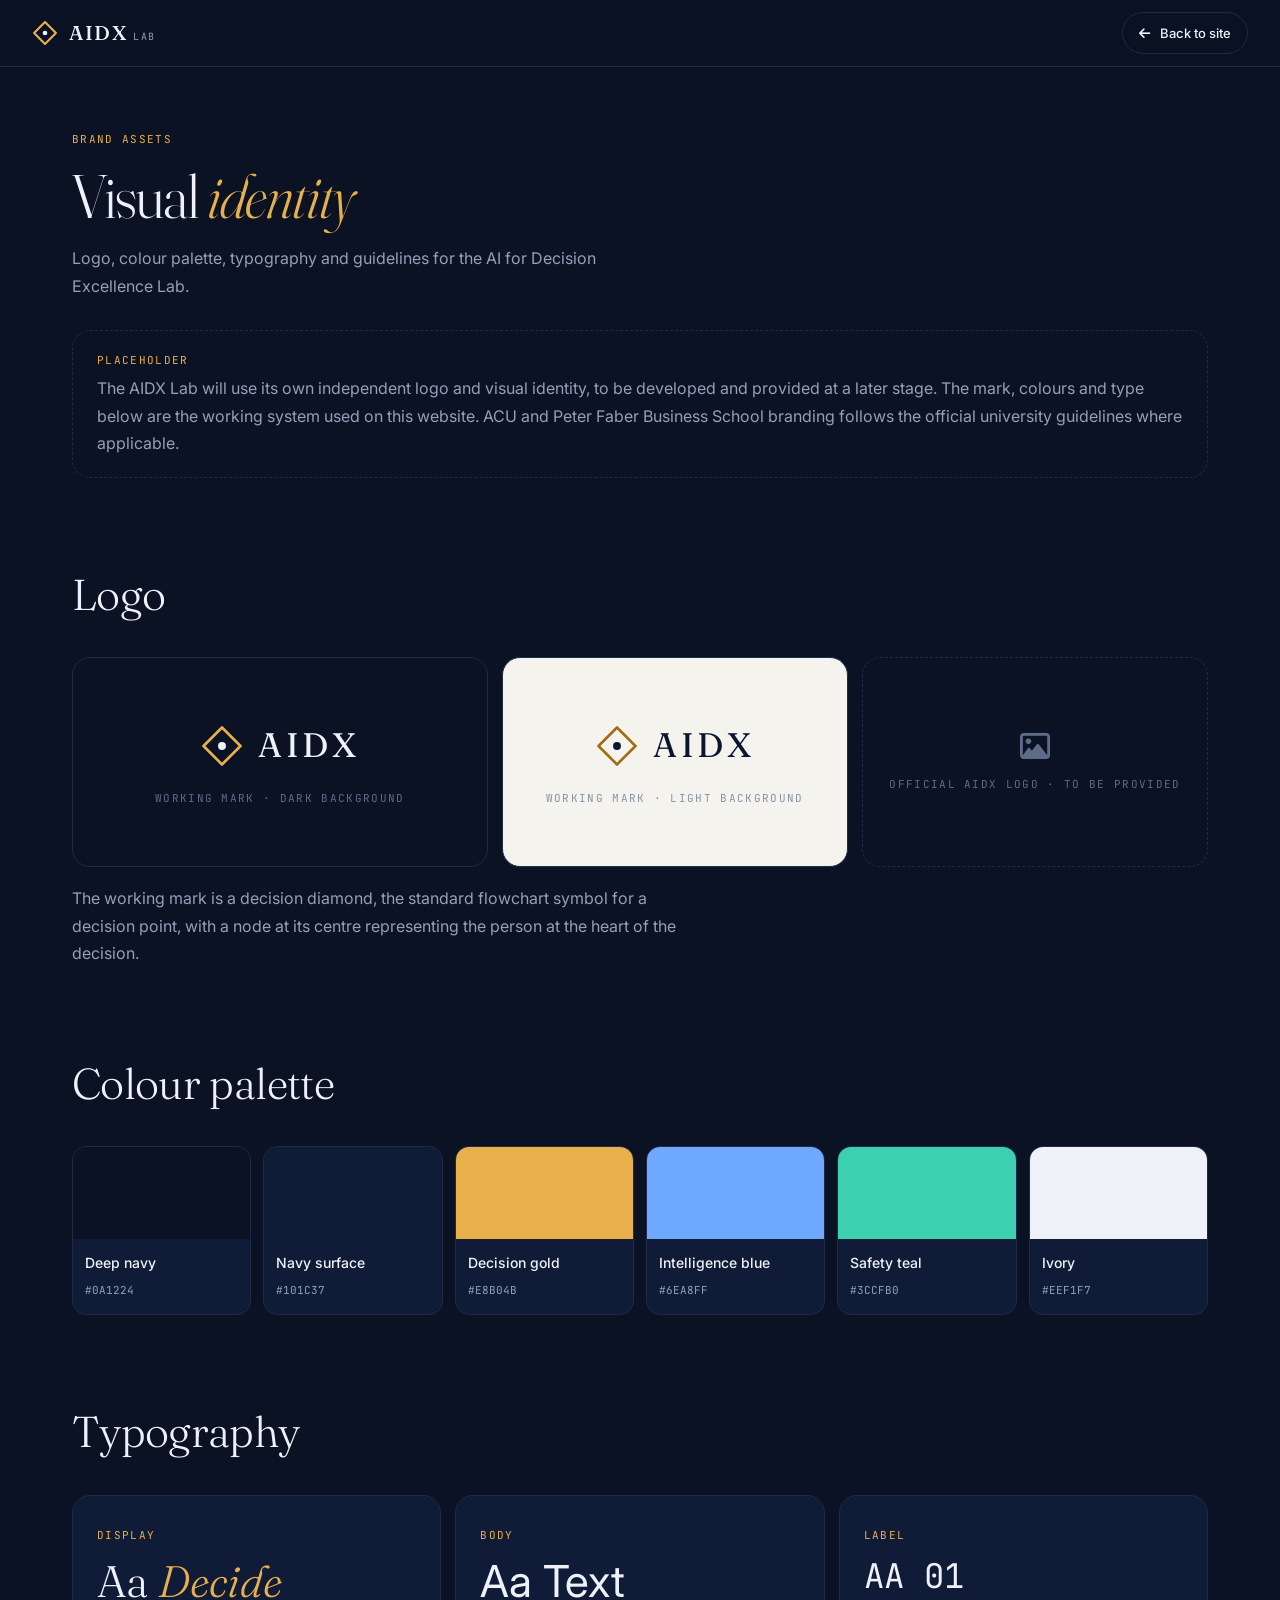
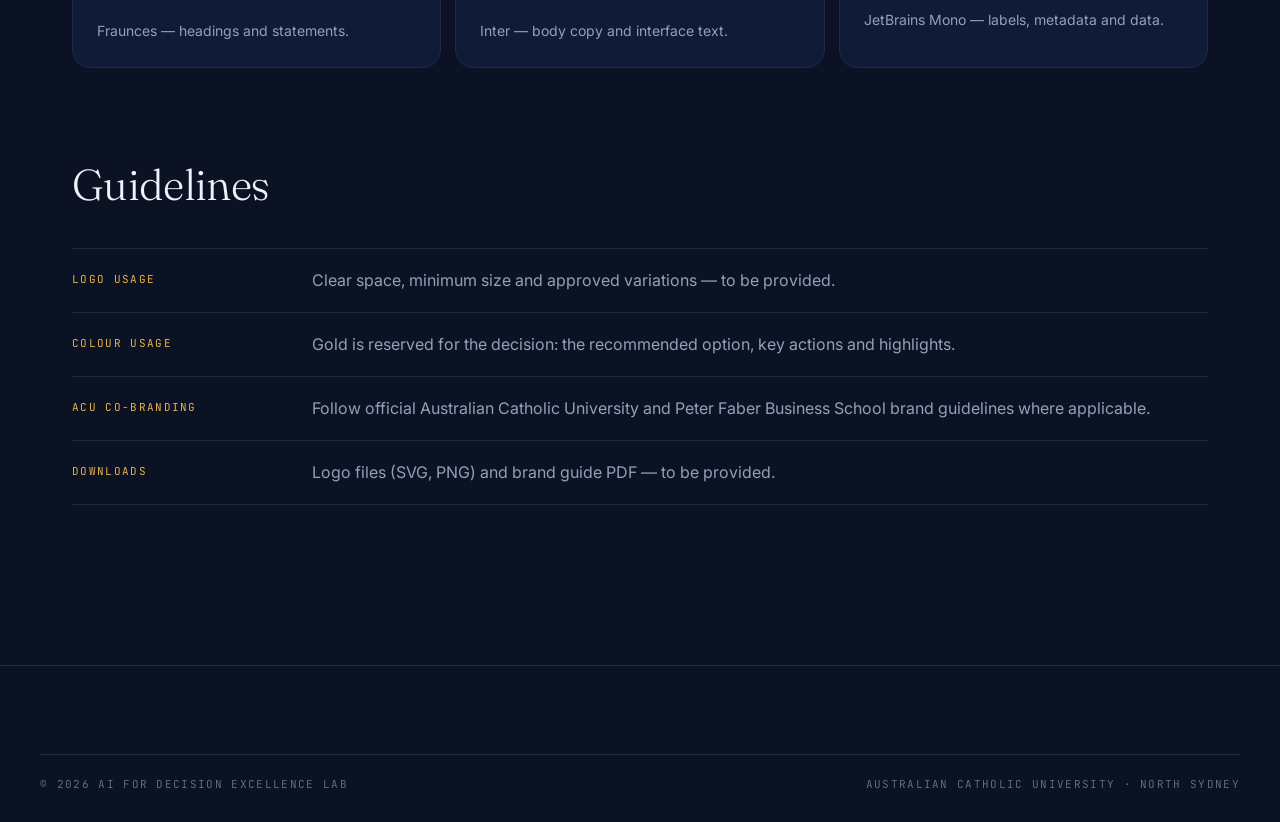
<file: brand.html>
<!DOCTYPE html>
<html lang="en" data-theme="dark">
<head>
<meta charset="UTF-8">
<meta name="viewport" content="width=device-width,initial-scale=1">
<title>Brand Assets — AIDX Lab</title>
<meta name="description" content="Brand assets and visual identity for the AI for Decision Excellence (AIDX) Lab.">
<meta name="theme-color" content="#0A1224">
<link rel="icon" href="images/favicon.png" type="image/png">
<link rel="preconnect" href="https://fonts.googleapis.com">
<link rel="preconnect" href="https://fonts.gstatic.com" crossorigin>
<link href="https://fonts.googleapis.com/css2?family=Fraunces:ital,opsz,wght@0,9..144,300..600;1,9..144,300..600&family=Inter:wght@300;400;500;600&family=JetBrains+Mono:wght@400;500&display=swap" rel="stylesheet">
<link rel="stylesheet" href="https://cdnjs.cloudflare.com/ajax/libs/font-awesome/6.5.1/css/all.min.css">
<link rel="stylesheet" href="style.css">
<style>
  .b-wrap{max-width:var(--max);margin:0 auto;padding:130px 32px 40px}
  .b-note{border:1px dashed var(--rule);border-radius:var(--r);padding:20px 24px;color:var(--dim);margin:30px 0 0}
  .b-note b{color:var(--gold);font-family:'JetBrains Mono',monospace;font-weight:400;font-size:11px;letter-spacing:.12em;text-transform:uppercase;display:block;margin-bottom:6px}
  .b-sec{margin-top:80px}
  .b-sec h2{font-family:'Fraunces',serif;font-weight:300;font-size:clamp(1.9rem,3.4vw,2.7rem);margin:0 0 26px;letter-spacing:-.015em}
  .logo-row{display:grid;grid-template-columns:1.2fr 1fr 1fr;gap:14px}
  .logo-box{border:1px solid var(--rule);border-radius:var(--r);min-height:210px;display:flex;flex-direction:column;align-items:center;justify-content:center;gap:14px;padding:20px;text-align:center}
  .logo-box.dash{border-style:dashed}
  .logo-box.light-bg{background:#F5F3EE;color:#0B1530}
  .logo-box.light-bg .mark{stroke:#A26E14}.logo-box.light-bg .mark circle{fill:#0B1530}
  .logo-box .lockup{display:flex;align-items:center;gap:14px;font-family:'Fraunces',serif;font-size:34px;letter-spacing:.1em}
  .logo-box .mono{color:var(--faint)}
  .sw-grid{display:grid;grid-template-columns:repeat(6,1fr);gap:12px}
  .sw{border:1px solid var(--rule);border-radius:14px;overflow:hidden;background:var(--card)}
  .sw i{display:block;height:92px}
  .sw div{padding:12px}
  .sw b{display:block;font-weight:500;font-size:14px}
  .sw span{font-family:'JetBrains Mono',monospace;font-size:11px;color:var(--dim)}
  .type-grid{display:grid;grid-template-columns:repeat(3,1fr);gap:14px}
  .type{border:1px solid var(--rule);border-radius:var(--r);padding:24px;background:var(--card)}
  .type .sample{font-size:44px;line-height:1.1;margin:10px 0 14px}
  .type p{color:var(--dim);margin:0;font-size:14px}
  .guide{list-style:none;padding:0;margin:0;border-top:1px solid var(--rule)}
  .guide li{display:grid;grid-template-columns:220px 1fr;gap:20px;padding:18px 0;border-bottom:1px solid var(--rule)}
  .guide .mono{color:var(--gold);padding-top:3px}
  .guide p{margin:0;color:var(--dim)}
  @media(max-width:860px){.logo-row,.type-grid{grid-template-columns:1fr}.sw-grid{grid-template-columns:repeat(3,1fr)}.guide li{grid-template-columns:1fr;gap:6px}}
</style>
</head>
<body class="ready">
<nav class="nav stuck" aria-label="Main">
  <a href="index.html" class="brand" aria-label="AIDX Lab home">
    <svg class="mark" viewBox="0 0 100 100" aria-hidden="true"><path d="M50 8 L92 50 L50 92 L8 50 Z"/><circle cx="50" cy="50" r="9"/></svg>
    <span class="brand-t"><b>AIDX</b><small>Lab</small></span>
  </a>
  <div class="nav-r"><a href="index.html" class="btn btn-line" style="padding:9px 16px;font-size:13px"><i class="fa-solid fa-arrow-left" aria-hidden="true"></i> Back to site</a></div>
</nav>

<main class="b-wrap">
  <p class="mono idx">Brand assets</p>
  <h1 class="h2">Visual <em>identity</em></h1>
  <p class="intro-p">Logo, colour palette, typography and guidelines for the AI for Decision Excellence Lab.</p>
  <div class="b-note"><b>Placeholder</b>The AIDX Lab will use its own independent logo and visual identity, to be developed and provided at a later stage. The mark, colours and type below are the working system used on this website. ACU and Peter Faber Business School branding follows the official university guidelines where applicable.</div>

  <section class="b-sec">
    <h2>Logo</h2>
    <div class="logo-row">
      <div class="logo-box">
        <div class="lockup"><svg class="mark lg" viewBox="0 0 100 100" aria-hidden="true"><path d="M50 8 L92 50 L50 92 L8 50 Z"/><circle cx="50" cy="50" r="9"/></svg>AIDX</div>
        <span class="mono">Working mark · dark background</span>
      </div>
      <div class="logo-box light-bg">
        <div class="lockup"><svg class="mark lg" viewBox="0 0 100 100" aria-hidden="true"><path d="M50 8 L92 50 L50 92 L8 50 Z"/><circle cx="50" cy="50" r="9"/></svg>AIDX</div>
        <span class="mono" style="color:#8993A6">Working mark · light background</span>
      </div>
      <div class="logo-box dash">
        <i class="fa-regular fa-image" style="font-size:30px;color:var(--faint)" aria-hidden="true"></i>
        <span class="mono">Official AIDX logo · to be provided</span>
      </div>
    </div>
    <p class="body" style="margin-top:18px">The working mark is a decision diamond, the standard flowchart symbol for a decision point, with a node at its centre representing the person at the heart of the decision.</p>
  </section>

  <section class="b-sec">
    <h2>Colour palette</h2>
    <div class="sw-grid">
      <div class="sw"><i style="background:#0A1224"></i><div><b>Deep navy</b><span>#0A1224</span></div></div>
      <div class="sw"><i style="background:#101C37"></i><div><b>Navy surface</b><span>#101C37</span></div></div>
      <div class="sw"><i style="background:#E8B04B"></i><div><b>Decision gold</b><span>#E8B04B</span></div></div>
      <div class="sw"><i style="background:#6EA8FF"></i><div><b>Intelligence blue</b><span>#6EA8FF</span></div></div>
      <div class="sw"><i style="background:#3CCFB0"></i><div><b>Safety teal</b><span>#3CCFB0</span></div></div>
      <div class="sw"><i style="background:#EEF1F7"></i><div><b>Ivory</b><span>#EEF1F7</span></div></div>
    </div>
  </section>

  <section class="b-sec">
    <h2>Typography</h2>
    <div class="type-grid">
      <div class="type"><span class="mono" style="color:var(--gold)">Display</span><div class="sample" style="font-family:'Fraunces',serif;font-weight:300">Aa <em>Decide</em></div><p>Fraunces — headings and statements.</p></div>
      <div class="type"><span class="mono" style="color:var(--gold)">Body</span><div class="sample" style="font-family:'Inter',sans-serif">Aa Text</div><p>Inter — body copy and interface text.</p></div>
      <div class="type"><span class="mono" style="color:var(--gold)">Label</span><div class="sample" style="font-family:'JetBrains Mono',monospace;font-size:34px">AA 01</div><p>JetBrains Mono — labels, metadata and data.</p></div>
    </div>
  </section>

  <section class="b-sec">
    <h2>Guidelines</h2>
    <ul class="guide">
      <li><span class="mono">Logo usage</span><p>Clear space, minimum size and approved variations — to be provided.</p></li>
      <li><span class="mono">Colour usage</span><p>Gold is reserved for the decision: the recommended option, key actions and highlights.</p></li>
      <li><span class="mono">ACU co-branding</span><p>Follow official Australian Catholic University and Peter Faber Business School brand guidelines where applicable.</p></li>
      <li><span class="mono">Downloads</span><p>Logo files (SVG, PNG) and brand guide PDF — to be provided.</p></li>
    </ul>
  </section>
</main>

<footer class="foot">
  <div class="foot-bot mono"><span>© 2026 AI for Decision Excellence Lab</span><span>Australian Catholic University · North Sydney</span></div>
</footer>
<script>
  (function(){try{if(localStorage.getItem('aidx-theme')==='light'){document.documentElement.setAttribute('data-theme','light');}}catch(e){}})();
</script>
</body>
</html>
</file>
<file: style.css>
/* =========================================================
   AIDX Lab — AI for Decision Excellence
   Palette: deep navy (intelligence) · gold (excellence / the decision)
            sky (AI) · teal (safety) · violet (cost)
   ========================================================= */
:root{
  --bg:#0A1224; --bg2:#0E1830; --card:#101C37; --card2:#13213F;
  --fg:#EEF1F7; --dim:#93A0B8; --faint:#5E6C88; --rule:#1E2A47;
  --gold:#E8B04B; --gold-2:#F5CD7E; --sky:#6EA8FF; --teal:#3CCFB0; --violet:#A98BFF;
  --gold-ink:#0A1224;
  --max:1200px; --r:18px;
  --shadow:0 30px 60px -30px rgba(0,0,0,.55), 0 0 0 1px var(--rule);
  color-scheme:dark;
}
[data-theme="light"]{
  --bg:#F5F3EE; --bg2:#ECE9E1; --card:#FFFFFF; --card2:#F8F6F1;
  --fg:#0B1530; --dim:#4F5B73; --faint:#8993A6; --rule:#DCD7CB;
  --gold:#A26E14; --gold-2:#C48A24; --sky:#2456C9; --teal:#0E8A73; --violet:#6A4BD1;
  --gold-ink:#FFFFFF;
  --shadow:0 30px 60px -34px rgba(11,21,48,.28), 0 0 0 1px var(--rule);
  color-scheme:light;
}

*{box-sizing:border-box}
html{scroll-behavior:smooth;scroll-padding-top:84px}
body{margin:0;background:var(--bg);color:var(--fg);font-family:'Inter',system-ui,sans-serif;
  font-weight:400;line-height:1.7;-webkit-font-smoothing:antialiased;overflow-x:hidden;
  transition:background .4s,color .4s}
img,video{max-width:100%;display:block}
a{color:inherit}
button{font-family:inherit}
.mono{font-family:'JetBrains Mono',ui-monospace,monospace;font-size:11px;letter-spacing:.12em;text-transform:uppercase}
.sr,.skip{position:absolute;width:1px;height:1px;overflow:hidden;clip:rect(0,0,0,0);white-space:nowrap}
.skip:focus{width:auto;height:auto;clip:auto;left:14px;top:14px;padding:10px 16px;background:var(--gold);color:var(--gold-ink);z-index:2000;border-radius:8px}
:focus-visible{outline:2px solid var(--gold);outline-offset:3px;border-radius:6px}
::selection{background:var(--gold);color:var(--gold-ink)}
em{font-style:italic;color:var(--gold)}

/* ---------- brand mark ---------- */
.mark{width:26px;height:26px;fill:none;stroke:var(--gold);stroke-width:8;stroke-linejoin:round}
.mark circle{fill:var(--fg);stroke:none}
.mark.sm{width:14px;height:14px;stroke-width:10;margin-right:8px;vertical-align:-2px}
.mark.lg{width:44px;height:44px;stroke-width:6}

/* ---------- intro ---------- */
.intro{position:fixed;inset:0;z-index:3000;background:var(--bg);display:flex;flex-direction:column;
  align-items:center;justify-content:center;gap:18px;transition:opacity .6s ease,visibility .6s}
.intro.done{opacity:0;visibility:hidden}
.intro-mark{width:86px;height:86px}
.im-d{fill:none;stroke:var(--gold);stroke-width:4;stroke-linejoin:round;stroke-dasharray:240;stroke-dashoffset:240;
  animation:draw .9s cubic-bezier(.6,.1,.3,1) forwards}
.im-c{fill:var(--fg);transform-origin:50px 50px;transform:scale(0);animation:pop .4s .75s cubic-bezier(.3,1.6,.5,1) forwards}
.intro-word{font-family:'Fraunces',serif;font-size:30px;letter-spacing:.3em;padding-left:.3em;opacity:0;animation:fadeIn .5s .85s forwards}
@keyframes draw{to{stroke-dashoffset:0}}
@keyframes pop{to{transform:scale(1)}}
@keyframes fadeIn{to{opacity:1}}

.prog{position:fixed;top:0;left:0;height:2px;width:0;background:linear-gradient(90deg,var(--gold),var(--gold-2));z-index:1500}

/* ---------- nav ---------- */
.nav{position:fixed;top:0;left:0;right:0;z-index:1000;display:flex;align-items:center;justify-content:space-between;
  padding:18px 32px;border-bottom:1px solid transparent;transition:background .35s,border-color .35s,padding .35s}
.nav.stuck{background:color-mix(in srgb,var(--bg) 82%,transparent);backdrop-filter:blur(16px);-webkit-backdrop-filter:blur(16px);
  border-bottom-color:var(--rule);padding:12px 32px}
.brand{display:flex;align-items:center;gap:11px;text-decoration:none}
.brand-t{display:flex;align-items:baseline;gap:6px}
.brand-t b{font-family:'Fraunces',serif;font-weight:500;font-size:20px;letter-spacing:.08em}
.brand-t small{font-family:'JetBrains Mono',monospace;font-size:10px;letter-spacing:.14em;text-transform:uppercase;color:var(--dim)}
.links{display:flex;gap:26px}
.links a{position:relative;text-decoration:none;font-size:13.5px;color:var(--dim);padding:4px 0;transition:color .2s}
.links a::after{content:'';position:absolute;left:0;right:0;bottom:-2px;height:1px;background:var(--gold);transform:scaleX(0);transform-origin:left;transition:transform .3s cubic-bezier(.3,.8,.3,1)}
.links a:hover,.links a.on{color:var(--fg)}
.links a:hover::after,.links a.on::after{transform:scaleX(1)}
.nav-r{display:flex;gap:8px}
.icon-btn{width:36px;height:36px;border-radius:10px;border:1px solid var(--rule);background:transparent;color:var(--fg);
  display:grid;place-items:center;cursor:pointer;font-size:13px;transition:border-color .2s,background .2s}
.icon-btn:hover{border-color:var(--gold);background:var(--bg2)}
.menu-btn{display:none}

/* ---------- hero ---------- */
.hero{position:relative;min-height:100svh;padding:120px 32px 80px;display:flex;align-items:center;overflow:hidden}
.hero::before{content:'';position:absolute;inset:0;pointer-events:none;
  background:radial-gradient(60% 55% at 78% 45%,color-mix(in srgb,var(--sky) 13%,transparent),transparent 70%),
             radial-gradient(45% 40% at 12% 80%,color-mix(in srgb,var(--gold) 9%,transparent),transparent 70%)}
.lattice{position:absolute;inset:0;width:100%;height:100%;pointer-events:none;
  -webkit-mask-image:linear-gradient(90deg,rgba(0,0,0,.28) 0%,rgba(0,0,0,.28) 42%,#000 68%);
          mask-image:linear-gradient(90deg,rgba(0,0,0,.28) 0%,rgba(0,0,0,.28) 42%,#000 68%)}
@media (max-width:1080px){.lattice{-webkit-mask-image:linear-gradient(180deg,rgba(0,0,0,.3),rgba(0,0,0,.3));mask-image:linear-gradient(180deg,rgba(0,0,0,.3),rgba(0,0,0,.3))}}
.hero-grid{position:relative;z-index:2;max-width:var(--max);margin:0 auto;width:100%;
  display:grid;grid-template-columns:1.05fr .95fr;gap:64px;align-items:center}
.eyebrow{color:var(--dim);display:flex;align-items:center;gap:11px;margin:0 0 30px}
.pulse{width:7px;height:7px;border-radius:50%;background:var(--gold);box-shadow:0 0 0 0 var(--gold);animation:ring 2.4s infinite}
@keyframes ring{0%{box-shadow:0 0 0 0 color-mix(in srgb,var(--gold) 55%,transparent)}100%{box-shadow:0 0 0 12px transparent}}
.display{font-family:'Fraunces',Georgia,serif;font-weight:300;font-size:clamp(3rem,6.6vw,6.3rem);line-height:.98;
  letter-spacing:-.025em;margin:0;font-variation-settings:'opsz' 144}
.display em{font-weight:400}
.ln{display:block;overflow:hidden;padding-bottom:.06em}
.ln>span{display:block;transform:translateY(110%)}
.ready .ln>span{animation:rise 1.1s cubic-bezier(.19,.72,.18,1) forwards}
.ready .ln:nth-child(2)>span{animation-delay:.12s}
@keyframes rise{to{transform:none}}
.lede{font-size:17.5px;color:var(--dim);max-width:46ch;margin:32px 0 0}
.cta{display:flex;flex-wrap:wrap;gap:12px;margin-top:34px}
.btn{display:inline-flex;align-items:center;gap:10px;padding:14px 24px;border-radius:999px;text-decoration:none;
  font-size:14.5px;font-weight:500;border:1px solid transparent;cursor:pointer;transition:transform .2s,background .2s,border-color .2s,gap .2s}
.btn:hover{transform:translateY(-2px);gap:14px}
.btn-gold{background:var(--gold);color:var(--gold-ink)}
.btn-gold:hover{background:var(--gold-2)}
.btn-line{border-color:var(--rule);color:var(--fg)}
.btn-line:hover{border-color:var(--gold)}
.commit{list-style:none;display:flex;flex-wrap:wrap;gap:8px 22px;padding:0;margin:40px 0 0;color:var(--faint)}
.commit li{display:flex;align-items:center;gap:8px}
.commit li::before{content:'';width:6px;height:6px;border:1.5px solid var(--gold);transform:rotate(45deg)}
.hero-copy>*{opacity:0}
.ready .hero-copy>*{animation:fadeUp .9s cubic-bezier(.2,.7,.2,1) forwards}
.ready .hero-copy>.eyebrow{animation-delay:0s}
.ready .hero-copy>.display{opacity:1;animation:none}
.ready .hero-copy>.lede{animation-delay:.35s}
.ready .hero-copy>.cta{animation-delay:.48s}
.ready .hero-copy>.commit{animation-delay:.6s}
@keyframes fadeUp{from{opacity:0;transform:translateY(18px)}to{opacity:1;transform:none}}
.scroll-cue{position:absolute;left:50%;bottom:22px;transform:translateX(-50%);z-index:2;text-decoration:none;color:var(--faint);
  display:flex;flex-direction:column;align-items:center;gap:8px}
.scroll-cue i{width:1px;height:34px;background:linear-gradient(var(--gold),transparent);animation:drip 2s infinite}
@keyframes drip{0%{transform:scaleY(0);transform-origin:top}50%{transform:scaleY(1);transform-origin:top}51%{transform-origin:bottom}100%{transform:scaleY(0);transform-origin:bottom}}

/* ---------- decision engine ---------- */
.engine{background:color-mix(in srgb,var(--card) 88%,transparent);backdrop-filter:blur(10px);-webkit-backdrop-filter:blur(10px);
  border-radius:22px;box-shadow:var(--shadow);padding:22px 22px 18px;opacity:0}
.ready .engine{animation:fadeUp 1s cubic-bezier(.2,.7,.2,1) .25s forwards}
.eng-head{display:flex;justify-content:space-between;align-items:center;margin-bottom:14px}
.eng-title{color:var(--fg);display:flex;align-items:center}
.eng-badge{color:var(--dim);border:1px solid var(--rule);border-radius:999px;padding:4px 10px;font-size:9.5px}
.eng-tabs{display:flex;gap:4px;background:var(--bg2);border:1px solid var(--rule);border-radius:12px;padding:4px}
.eng-tab{flex:1;background:none;border:0;color:var(--dim);padding:8px 6px;border-radius:9px;cursor:pointer;font-size:12.5px;font-weight:500;transition:.2s}
.eng-tab:hover{color:var(--fg)}
.eng-tab.active{background:var(--card2);color:var(--fg);box-shadow:0 0 0 1px var(--rule)}
.eng-q{font-family:'Fraunces',serif;font-size:19px;line-height:1.3;margin:16px 0 14px;min-height:2.6em}
.eng-steps{list-style:none;display:flex;gap:6px;padding:0;margin:0 0 14px;counter-reset:s}
.eng-steps li{flex:1;counter-increment:s;color:var(--faint);font-size:9.5px;letter-spacing:.08em;padding-top:9px;position:relative;transition:color .3s}
.eng-steps li::before{content:'';position:absolute;top:0;left:0;right:0;height:3px;border-radius:3px;background:var(--rule);transition:background .4s}
.eng-steps li.on{color:var(--fg)}
.eng-steps li.on::before{background:var(--gold)}
.eng-steps li.now::before{background:linear-gradient(90deg,var(--gold),var(--gold-2),var(--gold));background-size:200% 100%;animation:shimmer 1s linear infinite}
@keyframes shimmer{to{background-position:-200% 0}}

.eng-opts{list-style:none;padding:0;margin:0;display:flex;flex-direction:column;gap:7px}
.opt{display:grid;grid-template-columns:140px 1fr 36px;gap:12px;align-items:center;padding:9px 11px;border-radius:12px;
  border:1px solid transparent;transition:border-color .35s,background .35s}
.opt-n{font-size:13px;line-height:1.3;color:var(--dim);transition:color .3s}
.opt-bar{height:9px;border-radius:9px;background:var(--bg2);display:flex;overflow:hidden}
.opt-bar i{display:block;height:100%;width:0;transition:width .9s cubic-bezier(.2,.7,.2,1)}
.opt-bar i+i{box-shadow:-1px 0 0 var(--card)}
.c-impact{background:var(--gold)}.c-fair{background:var(--sky)}.c-risk{background:var(--teal)}.c-cost{background:var(--violet)}
.opt-s{font-family:'JetBrains Mono',monospace;font-size:12px;color:var(--dim);text-align:right;transition:color .3s}
.opt.win{border-color:color-mix(in srgb,var(--gold) 70%,transparent);background:color-mix(in srgb,var(--gold) 8%,transparent)}
.opt.win .opt-n,.opt.win .opt-s{color:var(--fg)}
.opt.win .opt-n::after{content:' ◆';color:var(--gold);font-size:10px}
.opt.human{border-color:color-mix(in srgb,var(--sky) 70%,transparent);background:color-mix(in srgb,var(--sky) 8%,transparent)}
.opt.human .opt-n{color:var(--fg)}
.opt.human .opt-n::after{content:'● chosen by reviewer';display:block;color:var(--sky);font-size:9.5px;letter-spacing:.06em;font-family:'JetBrains Mono',monospace;margin-top:2px}
.eng-legend{display:flex;flex-wrap:wrap;gap:6px 14px;margin:12px 2px 0;color:var(--faint);font-size:9.5px}
.eng-legend span{display:flex;align-items:center;gap:6px}
.eng-legend i{width:9px;height:9px;border-radius:3px;display:inline-block}

.eng-weights{margin-top:12px;border-top:1px solid var(--rule);padding-top:10px}
.eng-weights summary{cursor:pointer;color:var(--dim);list-style:none;display:flex;align-items:center;gap:8px;font-size:10px}
.eng-weights summary::-webkit-details-marker{display:none}
.eng-weights summary::before{content:'+';font-size:13px;color:var(--gold);width:10px}
.eng-weights[open] summary::before{content:'−'}
.w-grid{display:grid;grid-template-columns:1fr 1fr;gap:10px 18px;margin-top:12px}
.w{display:flex;flex-direction:column;gap:4px}
.w label{display:flex;justify-content:space-between;font-size:12px;color:var(--dim)}
.w label b{font-family:'JetBrains Mono',monospace;font-weight:500;color:var(--fg)}
.w input[type=range]{width:100%;accent-color:var(--gold);height:18px}

.eng-why{margin-top:12px;font-size:13.5px;line-height:1.6;color:var(--dim);min-height:4.8em;padding:12px 14px;border-radius:12px;background:var(--bg2);border:1px solid var(--rule)}
.eng-why b{color:var(--fg);font-weight:600}
.eng-why .tag{display:inline-block;font-family:'JetBrains Mono',monospace;font-size:9.5px;letter-spacing:.1em;text-transform:uppercase;color:var(--gold);margin-bottom:4px}
.eng-act{display:flex;gap:8px;margin-top:12px}
.eng-btn{flex:1;display:inline-flex;align-items:center;justify-content:center;gap:8px;padding:10px 12px;border-radius:11px;
  border:1px solid var(--rule);background:transparent;color:var(--fg);font-size:13px;font-weight:500;cursor:pointer;transition:.2s}
.eng-btn:disabled{opacity:.4;cursor:not-allowed}
.eng-btn.approve:not(:disabled){background:var(--gold);color:var(--gold-ink);border-color:var(--gold)}
.eng-btn.approve:not(:disabled):hover{background:var(--gold-2)}
.eng-btn.override:not(:disabled):hover{border-color:var(--sky);color:var(--sky)}
.eng-btn.rerun{flex:0 0 44px}
.eng-btn.rerun:hover{border-color:var(--gold)}
.eng-log{margin:10px 2px 0;min-height:1.4em;color:var(--dim);font-size:10px;letter-spacing:.06em}
.eng-log .ok{color:var(--gold)}.eng-log .ov{color:var(--sky)}

/* ---------- strip ---------- */
.strip{border-top:1px solid var(--rule);border-bottom:1px solid var(--rule);background:var(--bg2);overflow:hidden;padding:15px 0}
.strip-t{display:flex;gap:26px;white-space:nowrap;width:max-content;animation:slide 48s linear infinite;
  font-family:'Fraunces',serif;font-size:clamp(1.15rem,2vw,1.6rem);color:var(--dim)}
.strip-t b{color:var(--gold);font-weight:400;font-size:.6em;align-self:center}
@keyframes slide{to{transform:translateX(-50%)}}

/* ---------- sections ---------- */
.sec{max-width:var(--max);margin:0 auto;padding:110px 32px 20px}
.head{margin-bottom:46px}
.idx{color:var(--gold);margin:0 0 16px}
.h2{font-family:'Fraunces',serif;font-weight:300;font-size:clamp(2.3rem,4.8vw,3.9rem);line-height:1.02;letter-spacing:-.02em;margin:0;font-variation-settings:'opsz' 144}
.intro-p{color:var(--dim);max-width:60ch;margin:18px 0 0;font-size:16px}
.sub{color:var(--dim);margin:0 0 16px}
.ph{color:var(--faint);margin:26px 0 0;display:flex;align-items:center;gap:10px;text-transform:none;letter-spacing:.02em;font-size:12px}
.ph::before{content:'';width:18px;height:1px;background:var(--faint)}

/* about */
.about{display:grid;grid-template-columns:.8fr 1.2fr;gap:70px}
.sticky{position:sticky;top:120px}
.loc{color:var(--faint);margin-top:26px;line-height:2}
.statement{font-family:'Fraunces',serif;font-weight:300;font-size:clamp(1.55rem,2.7vw,2.25rem);line-height:1.3;letter-spacing:-.01em;margin:0 0 30px}
.body{color:var(--dim);font-size:16px;margin:0 0 18px;max-width:62ch}
.disc{margin-top:46px}
.disc-list{list-style:none;padding:0;margin:0;display:grid;grid-template-columns:repeat(3,1fr);border-top:1px solid var(--rule);border-left:1px solid var(--rule)}
.disc-list li{padding:18px 18px;border-right:1px solid var(--rule);border-bottom:1px solid var(--rule);font-size:15px;display:flex;flex-direction:column;gap:6px;transition:background .25s}
.disc-list li:hover{background:var(--bg2)}
.disc-list .mono{color:var(--gold);font-size:10px}
.pillars{margin-top:42px}
.pillar-grid{display:grid;grid-template-columns:repeat(4,1fr);gap:12px}
.pillar{border:1px solid var(--rule);border-radius:14px;padding:20px 16px;background:var(--card);transition:border-color .25s,transform .25s}
.pillar:hover{border-color:var(--gold);transform:translateY(-3px)}
.pillar i{color:var(--gold);font-size:18px}
.pillar h3{font-family:'Fraunces',serif;font-weight:400;font-size:19px;margin:14px 0 0}

/* research themes */
.themes{display:grid;grid-template-columns:repeat(3,1fr);gap:14px}
.theme{position:relative;text-align:left;background:var(--card);border:1px solid var(--rule);border-radius:var(--r);padding:28px 26px 26px;
  color:var(--fg);cursor:pointer;display:flex;flex-direction:column;gap:12px;min-height:290px;overflow:hidden;
  transition:border-color .3s,transform .4s cubic-bezier(.2,.7,.2,1),background .3s}
.theme::after{content:'';position:absolute;right:-60px;top:-60px;width:180px;height:180px;border-radius:50%;
  background:radial-gradient(circle,color-mix(in srgb,var(--gold) 16%,transparent),transparent 70%);opacity:0;transition:opacity .4s}
.theme:hover{border-color:color-mix(in srgb,var(--gold) 60%,var(--rule));transform:translateY(-5px)}
.theme:hover::after{opacity:1}
.t-lg{grid-column:span 2}
.t-n{color:var(--faint)}
.t-ico{width:46px;height:46px;fill:none;stroke:var(--gold);stroke-width:1.6;stroke-linecap:round;stroke-linejoin:round;margin:6px 0 8px}
.theme h3{font-family:'Fraunces',serif;font-weight:400;font-size:25px;line-height:1.15;margin:0;letter-spacing:-.01em;max-width:18ch}
.t-lg h3{font-size:30px;max-width:22ch}
.theme p{margin:0;color:var(--dim);font-size:14.5px;max-width:40ch}
.more{margin-top:auto;padding-top:10px;color:var(--gold);display:inline-flex;gap:8px;align-items:center}
.more i{transition:transform .25s}
.theme:hover .more i{transform:translateX(4px)}

/* people */
.grp{color:var(--dim);margin:0 0 14px;padding-bottom:12px;border-bottom:1px solid var(--rule)}
.person{display:grid;grid-template-columns:auto 1fr;gap:24px;align-items:start;background:var(--card);border:1px solid var(--rule);
  border-radius:var(--r);padding:24px;transition:border-color .3s}
.person:hover{border-color:color-mix(in srgb,var(--gold) 50%,var(--rule))}
.person.lead{margin-bottom:44px;padding:30px}
.avatar{width:84px;height:84px;border-radius:50%;display:grid;place-items:center;position:relative;
  background:conic-gradient(from 210deg,var(--gold),var(--sky),var(--gold));padding:2px}
.avatar span,.avatar i{width:100%;height:100%;border-radius:50%;background:var(--card2);display:grid;place-items:center;
  font-family:'Fraunces',serif;font-size:22px;color:var(--fg);letter-spacing:.04em}
.lead .avatar{width:112px;height:112px}
.lead .avatar span{font-size:30px}
.person h3{font-family:'Fraunces',serif;font-weight:400;font-size:24px;margin:2px 0 6px;letter-spacing:-.01em}
.lead h3{font-size:30px}
.role{color:var(--gold);margin:0 0 6px;line-height:1.7}
.aff{color:var(--dim);margin:0;font-size:14px}
.bio{color:var(--dim);font-size:14.5px;margin:12px 0 0;max-width:70ch}
.p-links{display:flex;flex-wrap:wrap;gap:18px;margin-top:16px}
.p-links a{color:var(--fg);text-decoration:none;border-bottom:1px solid var(--gold);padding-bottom:2px}
.p-links a:hover{color:var(--gold)}
.people-grid{display:grid;grid-template-columns:1fr 1fr;gap:14px}
.person.slot{border-style:dashed;background:transparent}
.person.slot .avatar{background:none;border:1px dashed var(--faint)}
.person.slot .avatar i{background:transparent;color:var(--faint);font-size:18px}
.person.slot h3{color:var(--dim)}

/* publications */
.pub-ctl{display:flex;flex-wrap:wrap;gap:12px;align-items:center;margin-bottom:10px}
.chips{display:flex;flex-wrap:wrap;gap:6px}
.chip{background:transparent;border:1px solid var(--rule);color:var(--dim);border-radius:999px;padding:7px 14px;font-size:12.5px;cursor:pointer;transition:.2s}
.chip:hover{border-color:var(--fg);color:var(--fg)}
.chip.active{background:var(--fg);color:var(--bg);border-color:var(--fg)}
.search{position:relative;margin-left:auto;flex:1 1 220px;max-width:300px}
.search i{position:absolute;left:14px;top:50%;transform:translateY(-50%);color:var(--faint);font-size:12px}
.search input{width:100%;padding:10px 14px 10px 36px;border-radius:999px;border:1px solid var(--rule);background:var(--card);color:var(--fg);font:inherit;font-size:13.5px}
.search input:focus{outline:none;border-color:var(--gold)}
.count{color:var(--faint);margin:14px 0 8px}
.pubs{list-style:none;padding:0;margin:0;border-top:1px solid var(--rule)}
.pub{position:relative;padding:26px 8px 26px 26px;border-bottom:1px solid var(--rule);transition:background .25s}
.pub::before{content:'';position:absolute;left:0;top:30px;width:9px;height:9px;border:1.5px solid var(--gold);transform:rotate(45deg);transition:background .25s}
.pub:hover{background:linear-gradient(90deg,var(--bg2),transparent)}
.pub:hover::before{background:var(--gold)}
.pub-meta{display:flex;gap:14px;color:var(--faint)}
.pub-meta .type{color:var(--gold)}
.pub h3{font-family:'Fraunces',serif;font-weight:400;font-size:22px;line-height:1.3;margin:10px 0 8px;max-width:60ch;letter-spacing:-.005em}
.au{margin:0;font-size:14.5px}
.venue{margin:4px 0 0;color:var(--dim);font-size:14px}
.pub-links{display:flex;gap:18px;align-items:center;margin-top:14px}
.pub-links a,.cite{color:var(--dim);text-decoration:none;background:none;border:0;border-bottom:1px solid var(--rule);padding:0 0 2px;cursor:pointer;
  font-family:'JetBrains Mono',monospace;font-size:11px;letter-spacing:.12em;text-transform:uppercase;transition:.2s}
.pub-links a:hover,.cite:hover{color:var(--fg);border-color:var(--gold)}
.pub.hide{display:none}
.empty{color:var(--dim);padding:26px 0}

/* projects */
.proj-grid{display:grid;grid-template-columns:repeat(4,1fr);gap:14px}
.proj{border:1px dashed var(--rule);border-radius:var(--r);padding:22px 20px;display:flex;flex-direction:column;gap:8px;min-height:230px}
.ptag{color:var(--gold)}
.proj h3{font-family:'Fraunces',serif;font-weight:400;font-size:21px;margin:8px 0 0;color:var(--dim)}
.proj p{margin:0;color:var(--faint);font-size:14px}
.proj dl{margin:auto 0 0;display:flex;gap:10px;padding-top:12px;border-top:1px solid var(--rule)}
.proj dt{color:var(--dim)}.proj dd{margin:0;color:var(--faint)}

/* news */
.news-grid{display:grid;grid-template-columns:repeat(3,1fr);gap:14px}
.news{border:1px solid var(--rule);border-radius:var(--r);padding:22px;background:var(--card);display:flex;flex-direction:column;gap:6px}
.news.feature{grid-column:1/-1;display:grid;grid-template-columns:.9fr 1.1fr;gap:0;padding:0;overflow:hidden}
.news-img{min-height:260px;display:grid;place-items:center;font-size:54px;color:var(--gold);
  background:radial-gradient(circle at 30% 30%,color-mix(in srgb,var(--gold) 22%,transparent),transparent 55%),
             radial-gradient(circle at 75% 70%,color-mix(in srgb,var(--sky) 22%,transparent),transparent 55%),var(--bg2)}
.news-b{padding:30px 32px;display:flex;flex-direction:column;gap:8px}
.n-meta{color:var(--faint);display:flex;gap:12px;align-items:center;margin:0}
.ntag{color:var(--gold);border:1px solid color-mix(in srgb,var(--gold) 50%,transparent);border-radius:999px;padding:3px 9px;font-size:9.5px}
.news h3{font-family:'Fraunces',serif;font-weight:400;font-size:22px;margin:6px 0 2px;line-height:1.2}
.feature h3{font-size:30px}
.news p{margin:0;color:var(--dim);font-size:14.5px}
.n-link{margin-top:auto;padding-top:14px;color:var(--fg);text-decoration:none;display:inline-flex;gap:8px;align-items:center}
.n-link:hover{color:var(--gold)}
.news.slot{border-style:dashed;background:transparent}
.news.slot h3{color:var(--dim)}
.news.slot p{color:var(--faint)}

/* media — video only */
.media-grid{display:grid;grid-template-columns:1.6fr 1fr;gap:18px;align-items:start}
.player{margin:0;background:var(--card);border:1px solid var(--rule);border-radius:var(--r);overflow:hidden}
.frame{aspect-ratio:16/9;background:#000}
.frame video{width:100%;height:100%;object-fit:cover}
.frame iframe{width:100%;height:100%;border:0;display:block}
.yt-link{color:var(--gold);text-decoration:none;font-weight:500}
.yt-link:hover{text-decoration:underline}
.yt-link i{font-size:.8em;margin-left:4px}
.player figcaption{padding:20px 24px 24px}
.player figcaption .mono{color:var(--gold)}
.player h3{font-family:'Fraunces',serif;font-weight:400;font-size:24px;margin:6px 0 4px}
.player p{margin:0;color:var(--dim);font-size:14.5px}
.playlist{list-style:none;padding:0;margin:0;display:flex;flex-direction:column;gap:10px}
.playlist li{display:grid;grid-template-columns:118px 1fr;gap:14px;align-items:center;padding:10px;border:1px dashed var(--rule);border-radius:14px}
.thumb{aspect-ratio:16/10;border-radius:9px;display:grid;place-items:center;color:var(--faint);
  background:linear-gradient(135deg,var(--bg2),var(--card2))}
.playlist h4{font-family:'Fraunces',serif;font-weight:400;font-size:17px;margin:0 0 4px;color:var(--dim)}
.playlist .mono{color:var(--faint);margin:0;font-size:9.5px}

/* partners */
.logos{display:grid;grid-template-columns:repeat(4,1fr);gap:14px}
.logo-slot{height:110px;border:1px dashed var(--rule);border-radius:14px;display:grid;place-items:center;text-align:center;padding:10px}
.logo-slot .mono{color:var(--faint);font-size:10px}

/* contact */
.contact{display:grid;grid-template-columns:1fr 1.1fr;gap:60px}
.c-list{margin:34px 0 0;border-top:1px solid var(--rule)}
.c-list div{display:grid;grid-template-columns:90px 1fr;gap:18px;padding:16px 0;border-bottom:1px solid var(--rule)}
.c-list dt{color:var(--dim);padding-top:3px}
.c-list dd{margin:0}
.c-list .tbc{color:var(--faint);font-style:italic}
.c-form{display:flex;flex-direction:column;gap:18px;background:var(--card);border:1px solid var(--rule);border-radius:var(--r);padding:30px}
.c-form label{display:flex;flex-direction:column;gap:8px}
.c-form .mono{color:var(--dim)}
.c-form input,.c-form textarea,.c-form select{font:inherit;font-size:15px;color:var(--fg);background:var(--bg2);border:1px solid var(--rule);
  border-radius:11px;padding:12px 14px;resize:vertical}
.c-form input:focus,.c-form textarea:focus,.c-form select:focus{outline:none;border-color:var(--gold)}
.c-form .btn{align-self:flex-start;border:0}

/* footer */
.foot{margin-top:120px;border-top:1px solid var(--rule);padding:60px 32px 28px;overflow:hidden}
.foot-top{max-width:var(--max);margin:0 auto;display:flex;justify-content:space-between;gap:40px;flex-wrap:wrap}
.foot-brand{display:flex;gap:18px;align-items:flex-start}
.foot-brand p{margin:0;font-family:'Fraunces',serif;font-size:19px;line-height:1.4}
.foot-brand span{font-family:'Inter',sans-serif;font-size:13.5px;color:var(--dim)}
.foot-cols{display:flex;gap:56px}
.foot-cols div{display:flex;flex-direction:column;gap:10px}
.foot-cols span{color:var(--gold)}
.foot-cols a{color:var(--dim);text-decoration:none;text-transform:none;letter-spacing:0;font-family:'Inter',sans-serif;font-size:14px}
.foot-cols a:hover{color:var(--fg)}
.wordmark{font-family:'Fraunces',serif;font-weight:300;font-size:clamp(5rem,25vw,21rem);line-height:.8;letter-spacing:-.04em;
  text-align:center;margin:50px 0 0;color:transparent;-webkit-text-stroke:1px var(--rule);user-select:none}
.foot-bot{max-width:var(--max);margin:28px auto 0;padding-top:20px;border-top:1px solid var(--rule);display:flex;justify-content:space-between;gap:14px;flex-wrap:wrap;color:var(--faint)}

.to-top{position:fixed;right:24px;bottom:24px;width:46px;height:46px;border-radius:50%;border:1px solid var(--rule);background:var(--card);
  color:var(--fg);cursor:pointer;display:grid;place-items:center;z-index:900;opacity:0;visibility:hidden;transform:translateY(10px);transition:.3s}
.to-top.show{opacity:1;visibility:visible;transform:none}
.to-top:hover{background:var(--gold);color:var(--gold-ink);border-color:var(--gold)}
.toast{position:fixed;left:50%;bottom:28px;transform:translate(-50%,20px);background:var(--fg);color:var(--bg);padding:11px 18px;border-radius:999px;
  z-index:2500;opacity:0;pointer-events:none;transition:.3s}
.toast.show{opacity:1;transform:translate(-50%,0)}

/* sheet */
.sheet{position:fixed;inset:0;z-index:2200;display:flex;align-items:center;justify-content:center;padding:22px;
  background:color-mix(in srgb,#040914 70%,transparent);backdrop-filter:blur(6px)}
.sheet[hidden]{display:none}
.sheet-box{position:relative;width:100%;max-width:640px;max-height:86vh;overflow:auto;background:var(--card);border:1px solid var(--rule);
  border-radius:22px;padding:40px;animation:fadeUp .45s cubic-bezier(.2,.75,.25,1)}
.sheet-x{position:absolute;top:16px;right:16px;width:36px;height:36px;border-radius:10px;border:1px solid var(--rule);background:none;color:var(--fg);cursor:pointer}
.sheet-x:hover{border-color:var(--gold)}
.sheet-box .t-ico{width:42px;height:42px}
.sheet-box h3{font-family:'Fraunces',serif;font-weight:400;font-size:30px;line-height:1.15;margin:10px 0 12px;letter-spacing:-.01em}
.sheet-box p{color:var(--dim)}
.sheet-box h4{margin:26px 0 10px;color:var(--gold);font-family:'JetBrains Mono',monospace;font-weight:400;font-size:11px;letter-spacing:.12em;text-transform:uppercase}
.sheet-box ul{padding:0;list-style:none;margin:0}
.sheet-box li{padding:12px 0;border-top:1px solid var(--rule);font-size:14.5px}
.sheet-box li a{color:var(--fg);text-decoration:none;border-bottom:1px solid var(--gold)}
.sheet-box .ph{margin-top:18px}

/* reveal */
.rv{opacity:0;transform:translateY(26px);transition:opacity .8s cubic-bezier(.2,.7,.2,1),transform .8s cubic-bezier(.2,.7,.2,1)}
.rv.in{opacity:1;transform:none}

/* ---------- responsive ---------- */
@media (max-width:1080px){
  .hero-grid{grid-template-columns:1fr;gap:48px}
  .engine{max-width:620px}
  .proj-grid{grid-template-columns:1fr 1fr}
  .logos{grid-template-columns:1fr 1fr}
  .about{grid-template-columns:1fr;gap:30px}
  .sticky{position:static}
}
@media (max-width:860px){
  .menu-btn{display:grid}
  .links{position:fixed;top:62px;left:0;right:0;flex-direction:column;gap:0;background:var(--bg);border-bottom:1px solid var(--rule);
    padding:8px 24px 18px;display:none}
  .links.open{display:flex}
  .links a{padding:13px 0;font-size:16px;border-bottom:1px solid var(--rule)}
  .themes{grid-template-columns:1fr 1fr}
  .t-lg{grid-column:span 2}
  .news-grid{grid-template-columns:1fr}
  .news.feature{grid-template-columns:1fr}
  .news-img{min-height:160px}
  .media-grid{grid-template-columns:1fr}
  .contact{grid-template-columns:1fr;gap:36px}
  .people-grid{grid-template-columns:1fr}
  .pillar-grid{grid-template-columns:1fr 1fr}
}
@media (max-width:600px){
  .nav,.nav.stuck{padding-left:18px;padding-right:18px}
  .hero{padding:100px 18px 70px}
  .sec{padding:84px 18px 10px}
  .themes{grid-template-columns:1fr}.t-lg{grid-column:auto}
  .disc-list{grid-template-columns:1fr 1fr}
  .proj-grid,.logos{grid-template-columns:1fr}
  .person{grid-template-columns:1fr}
  .opt{grid-template-columns:104px 1fr 30px;gap:9px;padding:8px}
  .opt-n{font-size:12px}
  .w-grid{grid-template-columns:1fr}
  .search{max-width:none;margin-left:0}
  .foot-cols{gap:34px}
  .playlist li{grid-template-columns:92px 1fr}
  .scroll-cue{display:none}
}
@media (prefers-reduced-motion:reduce){
  *,*::before,*::after{animation-duration:.01ms!important;animation-iteration-count:1!important;transition-duration:.01ms!important}
  html{scroll-behavior:auto}
  .intro{display:none}
  .rv,.hero-copy>*,.engine{opacity:1;transform:none}
  .ln>span{transform:none}
}

/* large research card diagram */
.t-art{position:absolute;right:28px;top:50%;transform:translateY(-50%);width:38%;max-width:360px;overflow:visible}
.t-art path,.t-art rect,.t-art circle{fill:none;stroke-width:1.6;stroke-linejoin:round;stroke-linecap:round}
.t-art .flow{stroke:var(--sky);stroke-dasharray:4 6;animation:flow 1.4s linear infinite;opacity:.8}
.t-art .flow.gold{stroke:var(--gold)}
.t-art .n-sky{stroke:var(--sky)}.t-art .dot-sky{fill:var(--sky);stroke:none}
.t-art .n-gold{stroke:var(--gold);fill:color-mix(in srgb,var(--gold) 10%,transparent)}
.t-art .dot-fg{fill:var(--fg);stroke:none}
.t-art .chk{stroke:var(--gold);stroke-width:2}
.t-art text{font-family:'JetBrains Mono',monospace;font-size:9.5px;letter-spacing:.14em;fill:var(--faint);text-anchor:middle}
@keyframes flow{to{stroke-dashoffset:-20}}
@media (max-width:860px){.t-art{display:none}}

/* news feature numbers */
.news-img{display:flex;flex-direction:column;justify-content:center;align-items:flex-start;gap:26px;padding:34px 36px;font-size:inherit}
.n-stat b{display:block;font-family:'Fraunces',serif;font-weight:300;font-size:64px;line-height:1;color:var(--gold);letter-spacing:-.02em}
.n-stat span{display:block;color:var(--dim);margin-top:8px;font-size:10px}

/* YouTube click-to-play */
.yt{position:relative;display:block;width:100%;height:100%;cursor:pointer;background:#000}
.yt img{width:100%;height:100%;object-fit:cover;display:block;opacity:.88;transition:opacity .25s}
.yt:hover img,.yt:focus-visible img{opacity:1}
.yt-play{position:absolute;inset:0;display:grid;place-items:center}
.yt-play svg{width:76px;height:54px;filter:drop-shadow(0 6px 18px rgba(0,0,0,.45));transition:transform .2s}
.yt:hover .yt-play svg,.yt:focus-visible .yt-play svg{transform:scale(1.08)}
.yt:focus-visible{outline:2px solid var(--gold);outline-offset:-2px}
.avatar img{width:100%;height:100%;border-radius:50%;object-fit:cover;display:block;position:relative}
</file>
